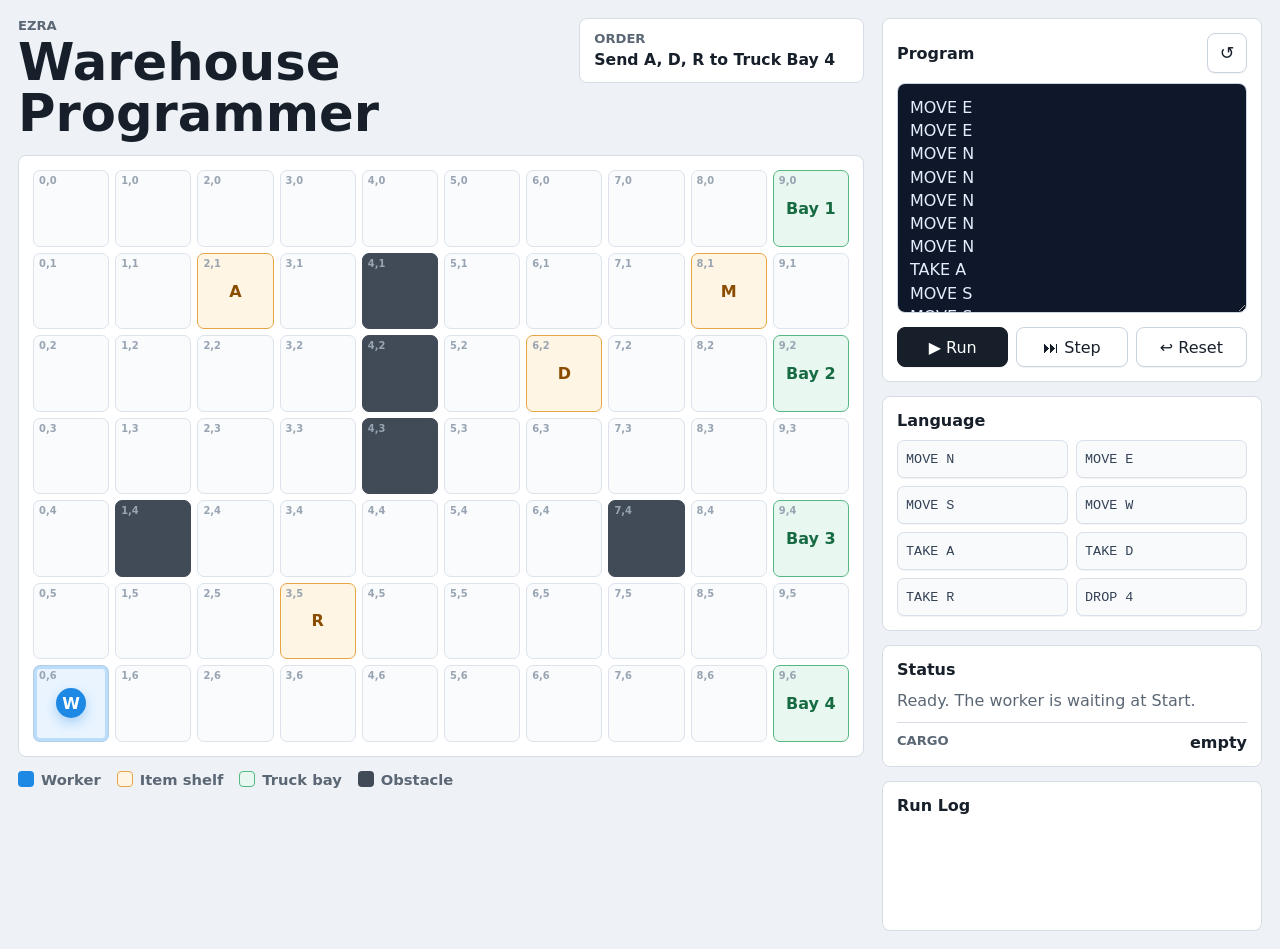
<file: ezra/index.html>
<!doctype html>
<html lang="en">
  <head>
    <meta charset="utf-8">
    <meta name="viewport" content="width=device-width, initial-scale=1">
    <title>Ezra Warehouse Programmer</title>
    <link rel="stylesheet" href="styles.css">
  </head>
  <body>
    <main class="app-shell">
      <section class="board-panel" aria-labelledby="warehouse-title">
        <div class="topbar">
          <div>
            <p class="eyebrow">Ezra</p>
            <h1 id="warehouse-title">Warehouse Programmer</h1>
          </div>
          <div class="order-card" aria-label="Current order">
            <span>Order</span>
            <strong>Send A, D, R to Truck Bay 4</strong>
          </div>
        </div>

        <div class="warehouse-wrap">
          <div id="warehouse-grid" class="warehouse-grid" aria-label="Warehouse grid"></div>
        </div>

        <div class="legend" aria-label="Map legend">
          <span><i class="legend-worker"></i> Worker</span>
          <span><i class="legend-shelf"></i> Item shelf</span>
          <span><i class="legend-bay"></i> Truck bay</span>
          <span><i class="legend-obstacle"></i> Obstacle</span>
        </div>
      </section>

      <aside class="control-panel" aria-label="Program controls">
        <section class="panel-block">
          <div class="panel-heading">
            <h2>Program</h2>
            <button id="load-example" class="icon-button" type="button" title="Load example program" aria-label="Load example program">↺</button>
          </div>
          <textarea id="program" spellcheck="false" aria-label="Warehouse program"></textarea>
          <div class="button-row">
            <button id="run-program" type="button">▶ Run</button>
            <button id="step-program" type="button">⏭ Step</button>
            <button id="reset-world" type="button">↩ Reset</button>
          </div>
        </section>

        <section class="panel-block compact">
          <h2>Language</h2>
          <div class="language-list">
            <button class="command-chip" type="button" data-command="MOVE N"><code>MOVE N</code></button>
            <button class="command-chip" type="button" data-command="MOVE E"><code>MOVE E</code></button>
            <button class="command-chip" type="button" data-command="MOVE S"><code>MOVE S</code></button>
            <button class="command-chip" type="button" data-command="MOVE W"><code>MOVE W</code></button>
            <button class="command-chip" type="button" data-command="TAKE A"><code>TAKE A</code></button>
            <button class="command-chip" type="button" data-command="TAKE D"><code>TAKE D</code></button>
            <button class="command-chip" type="button" data-command="TAKE R"><code>TAKE R</code></button>
            <button class="command-chip" type="button" data-command="DROP 4"><code>DROP 4</code></button>
          </div>
        </section>

        <section class="panel-block compact">
          <h2>Status</h2>
          <p id="status" class="status">Ready. The worker is waiting at Start.</p>
          <div class="cargo-line">
            <span>Cargo</span>
            <strong id="cargo">empty</strong>
          </div>
        </section>

        <section class="panel-block log-block">
          <h2>Run Log</h2>
          <ol id="run-log" class="run-log" aria-live="polite"></ol>
        </section>
      </aside>
    </main>

    <script src="script.js"></script>
  </body>
</html>
</file>
<file: ezra/styles.css>
:root {
  --bg: #eef2f6;
  --ink: #17202a;
  --muted: #5b6775;
  --panel: #ffffff;
  --line: #d5dce5;
  --cell: #f9fbfd;
  --worker: #1e88e5;
  --shelf: #f5b14c;
  --bay: #3ba776;
  --obstacle: #414a57;
  --danger: #c2413d;
  --focus: #7c3aed;
}

* {
  box-sizing: border-box;
}

body {
  margin: 0;
  min-height: 100vh;
  background: var(--bg);
  color: var(--ink);
  font-family: Inter, ui-sans-serif, system-ui, -apple-system, BlinkMacSystemFont, "Segoe UI", sans-serif;
}

button,
textarea {
  font: inherit;
}

button {
  border: 1px solid #cad3df;
  background: #ffffff;
  color: var(--ink);
  min-height: 40px;
  padding: 0 14px;
  border-radius: 8px;
  cursor: pointer;
  box-shadow: 0 1px 0 rgba(23, 32, 42, 0.05);
}

button:hover {
  background: #f6f8fb;
}

button:focus-visible,
textarea:focus-visible,
.command-chip:focus-visible {
  outline: 3px solid rgba(124, 58, 237, 0.25);
  outline-offset: 2px;
}

.app-shell {
  display: grid;
  grid-template-columns: minmax(560px, 1fr) 380px;
  gap: 18px;
  min-height: 100vh;
  padding: 18px;
}

.board-panel,
.control-panel {
  min-width: 0;
}

.topbar {
  display: flex;
  align-items: start;
  justify-content: space-between;
  gap: 20px;
  margin-bottom: 16px;
}

.eyebrow {
  margin: 0 0 4px;
  color: var(--muted);
  font-size: 0.82rem;
  font-weight: 800;
  letter-spacing: 0;
  text-transform: uppercase;
}

h1,
h2,
p {
  margin: 0;
}

h1 {
  font-size: clamp(1.8rem, 4vw, 3.4rem);
  line-height: 1;
}

h2 {
  font-size: 1rem;
}

.order-card {
  display: grid;
  gap: 4px;
  width: min(360px, 44vw);
  padding: 12px 14px;
  border: 1px solid var(--line);
  border-radius: 8px;
  background: var(--panel);
}

.order-card span,
.cargo-line span {
  color: var(--muted);
  font-size: 0.82rem;
  font-weight: 700;
  text-transform: uppercase;
}

.order-card strong {
  font-size: 0.98rem;
  line-height: 1.3;
}

.warehouse-wrap {
  width: 100%;
  overflow: auto;
  border: 1px solid var(--line);
  border-radius: 8px;
  background: var(--panel);
  padding: 14px;
}

.warehouse-grid {
  display: grid;
  grid-template-columns: repeat(10, minmax(48px, 1fr));
  gap: 6px;
  min-width: 540px;
  aspect-ratio: 10 / 7;
}

.cell {
  position: relative;
  display: grid;
  place-items: center;
  min-height: 54px;
  border: 1px solid #dce3ec;
  border-radius: 7px;
  background: var(--cell);
  color: var(--muted);
  font-weight: 800;
}

.cell::after {
  content: attr(data-coord);
  position: absolute;
  top: 4px;
  left: 5px;
  color: #99a4b2;
  font-size: 0.62rem;
  font-weight: 700;
}

.cell.start {
  background: #e9f4ff;
}

.cell.obstacle {
  background: var(--obstacle);
  border-color: var(--obstacle);
}

.cell.shelf {
  background: #fff5e4;
  border-color: #e6a643;
  color: #8a4d00;
}

.cell.bay {
  background: #e8f7ef;
  border-color: #55b883;
  color: #176b42;
}

.cell.worker {
  outline: 4px solid rgba(30, 136, 229, 0.22);
  outline-offset: -4px;
}

.cell.worker .worker-token {
  display: grid;
  place-items: center;
  width: 30px;
  height: 30px;
  border-radius: 50%;
  background: var(--worker);
  color: white;
  font-size: 1rem;
  box-shadow: 0 5px 12px rgba(30, 136, 229, 0.32);
}

.cell.error {
  animation: bump 220ms ease-in-out;
}

@keyframes bump {
  50% {
    transform: scale(0.96);
    border-color: var(--danger);
  }
}

.legend {
  display: flex;
  flex-wrap: wrap;
  gap: 10px 16px;
  margin-top: 14px;
  color: var(--muted);
  font-size: 0.92rem;
  font-weight: 700;
}

.legend span {
  display: inline-flex;
  align-items: center;
  gap: 7px;
}

.legend i {
  width: 16px;
  height: 16px;
  border-radius: 4px;
  display: inline-block;
  border: 1px solid transparent;
}

.legend-worker {
  background: var(--worker);
}

.legend-shelf {
  background: #fff5e4;
  border-color: #e6a643 !important;
}

.legend-bay {
  background: #e8f7ef;
  border-color: #55b883 !important;
}

.legend-obstacle {
  background: var(--obstacle);
}

.control-panel {
  display: grid;
  align-content: start;
  gap: 14px;
}

.panel-block {
  border: 1px solid var(--line);
  border-radius: 8px;
  background: var(--panel);
  padding: 14px;
}

.panel-heading {
  display: flex;
  align-items: center;
  justify-content: space-between;
  gap: 12px;
  margin-bottom: 10px;
}

.icon-button {
  width: 40px;
  padding: 0;
  font-size: 1.1rem;
}

textarea {
  width: 100%;
  min-height: 230px;
  resize: vertical;
  border: 1px solid #cbd5e1;
  border-radius: 8px;
  padding: 12px;
  background: #0f172a;
  color: #e5eefc;
  line-height: 1.45;
  tab-size: 2;
}

.button-row {
  display: grid;
  grid-template-columns: repeat(3, 1fr);
  gap: 8px;
  margin-top: 10px;
}

#run-program {
  background: #17202a;
  border-color: #17202a;
  color: white;
}

.compact {
  display: grid;
  gap: 10px;
}

.language-list {
  display: grid;
  grid-template-columns: repeat(2, minmax(0, 1fr));
  gap: 8px;
}

code {
  display: block;
  color: #334155;
  font-family: "Cascadia Mono", Consolas, monospace;
  font-size: 0.84rem;
}

.command-chip {
  display: block;
  width: 100%;
  min-height: 38px;
  border: 1px solid #d8e0ea;
  border-radius: 7px;
  padding: 0 8px;
  background: #f8fafc;
  text-align: left;
}

.command-chip:hover {
  background: #eef6ff;
  border-color: #9cc9f5;
}

.status {
  color: var(--muted);
  line-height: 1.45;
}

.cargo-line {
  display: flex;
  justify-content: space-between;
  gap: 14px;
  padding-top: 10px;
  border-top: 1px solid var(--line);
}

.log-block {
  min-height: 150px;
}

.run-log {
  display: grid;
  gap: 7px;
  margin: 10px 0 0;
  padding-left: 20px;
  color: var(--muted);
  font-size: 0.9rem;
  line-height: 1.35;
}

.run-log .bad {
  color: var(--danger);
  font-weight: 700;
}

.run-log .good {
  color: #176b42;
  font-weight: 700;
}

@media (max-width: 980px) {
  .app-shell {
    grid-template-columns: 1fr;
  }

  .topbar {
    flex-direction: column;
  }

  .order-card {
    width: 100%;
  }
}

@media (max-width: 620px) {
  .app-shell {
    padding: 12px;
  }

  .button-row {
    grid-template-columns: 1fr;
  }

  .language-list {
    grid-template-columns: 1fr;
  }
}
</file>
